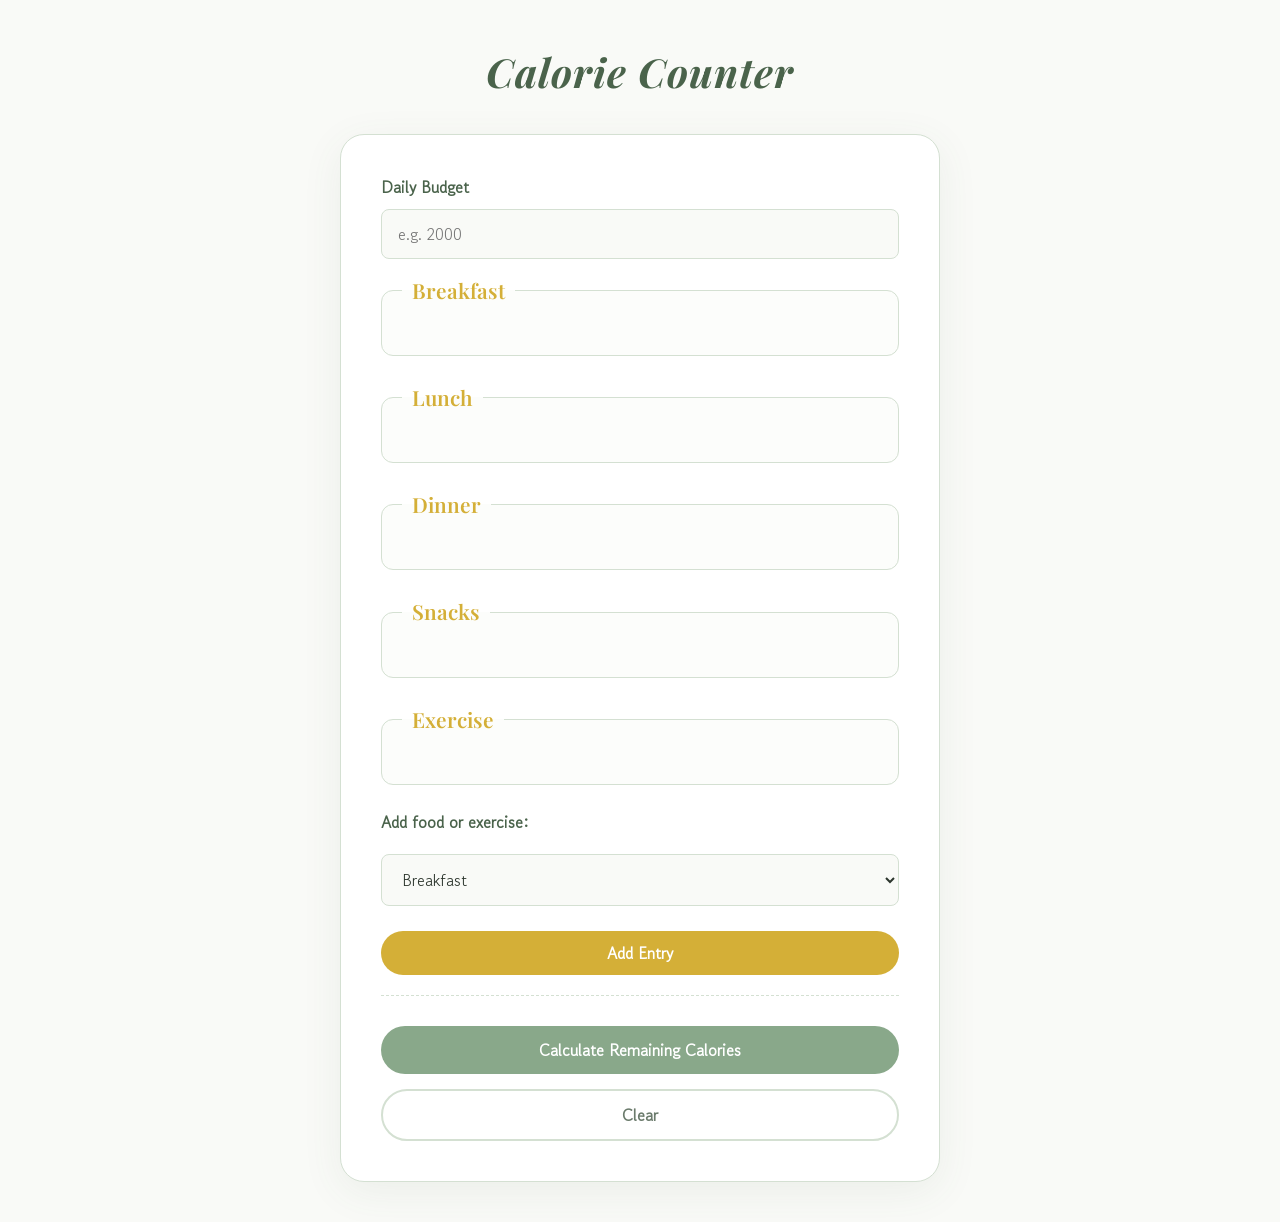
<file: Build a Calorie Counter/index.html>
<!DOCTYPE html>
<html lang="en">
  <head>
    <meta charset="utf-8" />
    <meta name="viewport" content="width=device-width, initial-scale=1.0" />
    <title>Calorie Counter | Wellness</title>
    <!-- Importation des polices style "Café Coréen" et élégant -->
    <link rel="preconnect" href="https://fonts.googleapis.com">
    <link rel="preconnect" href="https://fonts.gstatic.com" crossorigin>
    <link href="https://fonts.googleapis.com/css2?family=Gowun+Dodum&family=Playfair+Display:ital,wght@0,400;0,600;1,400&display=swap" rel="stylesheet">
    <link rel="stylesheet" href="styles.css" />
  </head>
  <body>
    <main>
      <h1>Calorie Counter</h1>
      <div class="container">
        <form id="calorie-counter">
          <label for="budget">Daily Budget</label>
          <input
            type="number"
            min="0"
            id="budget"
            placeholder="e.g. 2000"
            required
          />
          <fieldset id="breakfast">
            <legend>Breakfast</legend>
            <div class="input-container"></div>
          </fieldset>
          <fieldset id="lunch">
            <legend>Lunch</legend>
            <div class="input-container"></div>
          </fieldset>
          <fieldset id="dinner">
            <legend>Dinner</legend>
            <div class="input-container"></div>
          </fieldset>
          <fieldset id="snacks">
            <legend>Snacks</legend>
            <div class="input-container"></div>
          </fieldset>
          <fieldset id="exercise">
            <legend>Exercise</legend>
            <div class="input-container"></div>
          </fieldset>
          <div class="controls">
            <span>
              <label for="entry-dropdown">Add food or exercise:</label>
              <select id="entry-dropdown" name="options">
                <option value="breakfast" selected>Breakfast</option>
                <option value="lunch">Lunch</option>
                <option value="dinner">Dinner</option>
                <option value="snacks">Snacks</option>
                <option value="exercise">Exercise</option>
              </select>
              <button type="button" id="add-entry" class="btn-secondary">Add Entry</button>
            </span>
          </div>
          <div class="action-buttons">
            <button type="submit" class="btn-primary">
              Calculate Remaining Calories
            </button>
            <button type="button" id="clear" class="btn-outline">Clear</button>
          </div>
        </form>
        <div id="output" class="output hide"></div>
      </div>
    </main>
    <script src="./script.js"></script>
  </body>
</html>
</file>
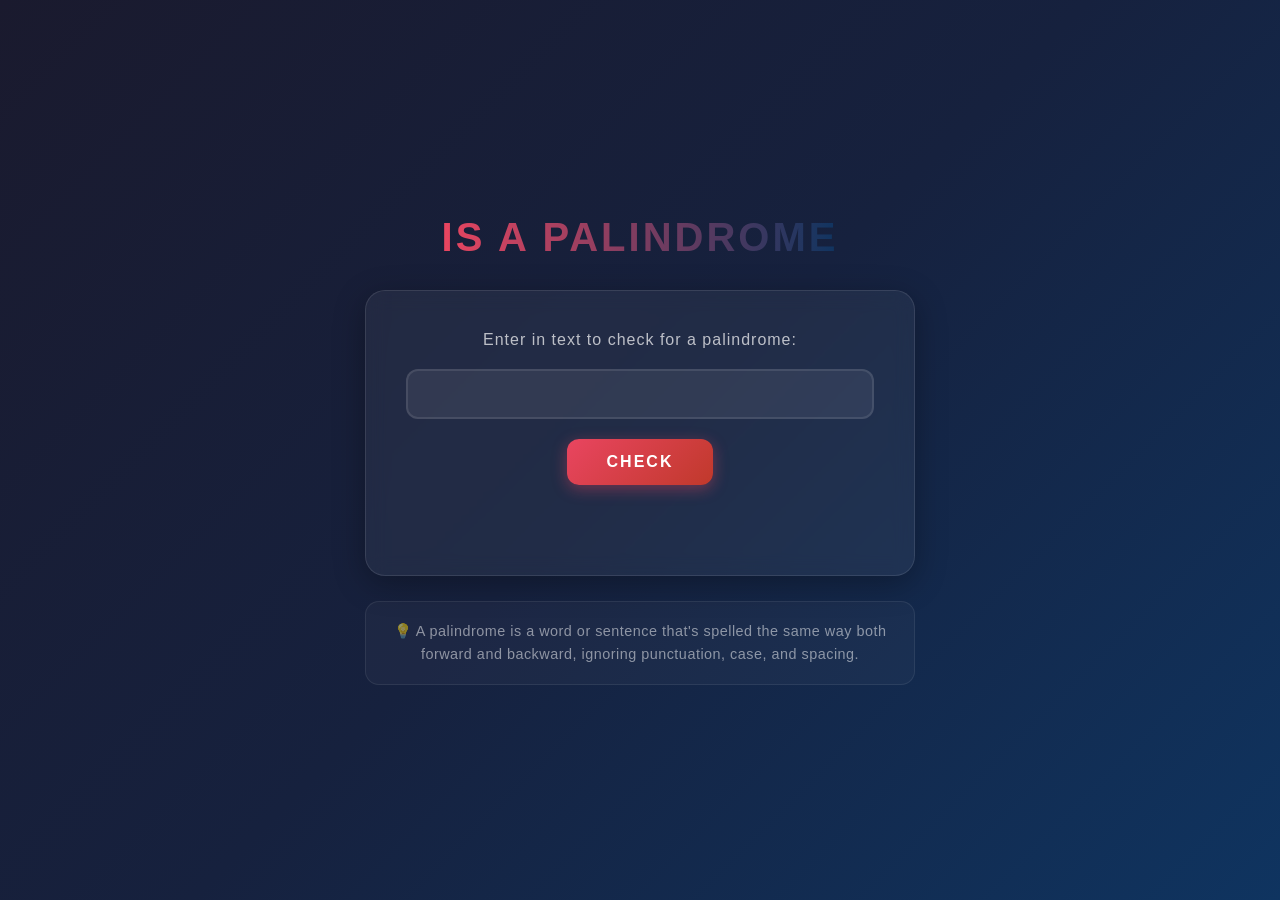
<file: Basic Regex/Build a Palindrome Checker/index.html>
<!DOCTYPE html>
<html lang="en">

<head>
    <meta charset="utf-8">
    <title>Palindrome Checker</title>
    <link rel="stylesheet" href="styles.css">
</head>

<body>
    <h1> Is a palindrome </h1>
    <div class ="input-part">
        <h3>Enter in text to check for a palindrome:</h3>
    <input id="text-input"></input>
    <button id="check-btn">Check</button>
<p id="result"></div>
</div>
<div class= "information-part">💡 A palindrome is a word or sentence that's spelled the same way both forward and backward, ignoring punctuation, case, and spacing. </div>
<script src=./script.js></script>
</body>

</html>
</file>
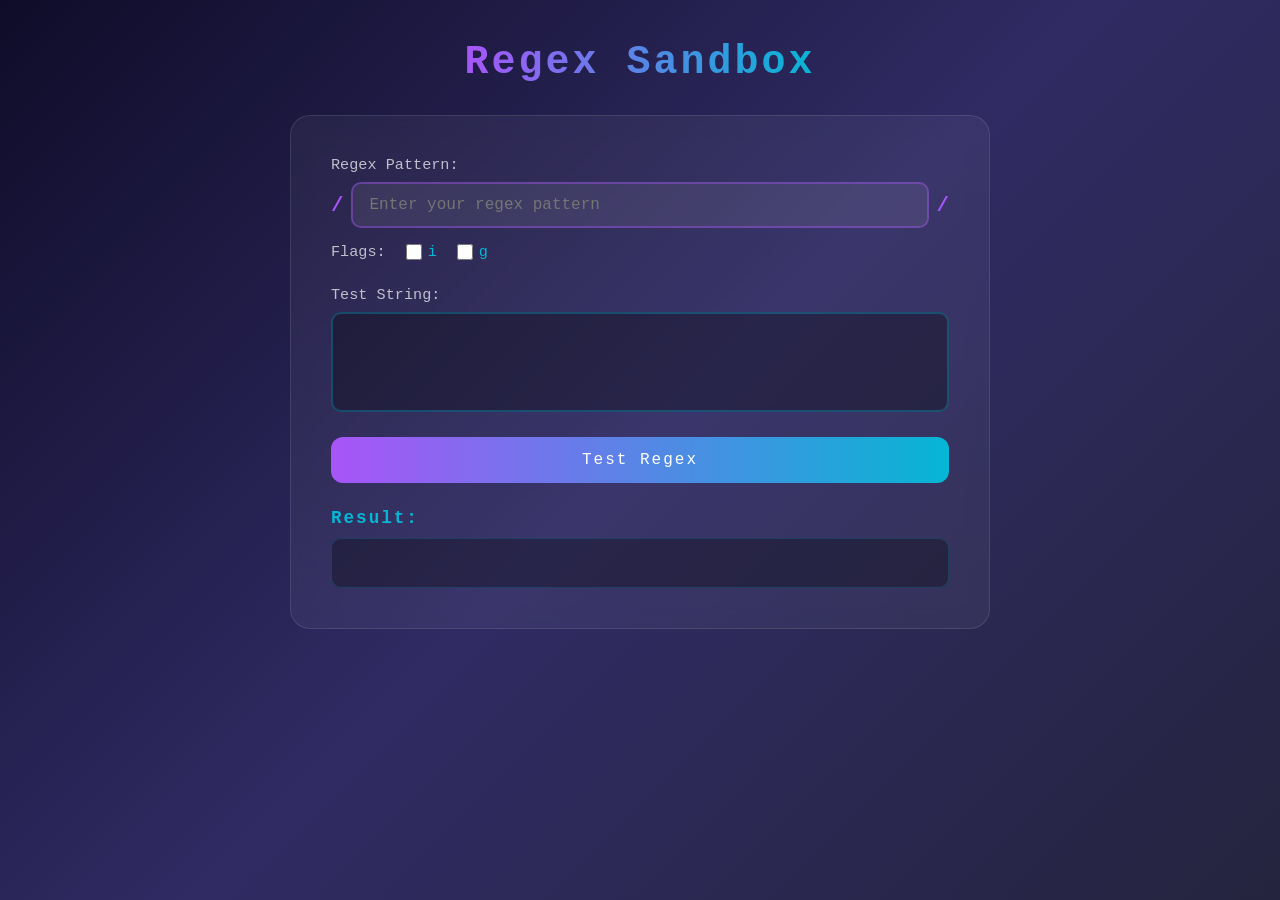
<file: Basic Regex/Build a RegEx Sandbox/index.html>
<!DOCTYPE html>
<html lang="en">

<head>
    <meta charset="UTF-8">
    <meta name="viewport" content="width=device-width, initial-scale=1.0">
    <link rel="stylesheet" href="styles.css">
    <title>Regex Sandbox</title>

</head>

<body>
    <h1>Regex Sandbox</h1>
    <main>
        <div id="regex-container">
            <label for="pattern">Regex Pattern:
                <div id="pattern-container">/<input type="text" id="pattern" name="pattern"
                        placeholder="Enter your regex pattern">/</div>
            </label>
            <div id="flags-container">
                <p>Flags: </p>
                <label for="i">
                    <input type="checkbox" name="flags" id="i"> i
                </label>
                <label for="g">
                    <input type="checkbox" name="flags" id="g"> g
                </label>
            </div>
        </div>
        <div id="test-container">
            <p>Test String:</p>
            <div id="test-string" placeholder="Enter your test string" contenteditable="true"></div>
        </div>
        <button class="btn" id="test-btn" type="button">Test Regex</button>
        <div id="result-container">
            <h2>Result:</h2>
            <p id="result">
            </p>
        </div>

    </main>
    <script src="script.js"></script>
</body>

</html>
</file>
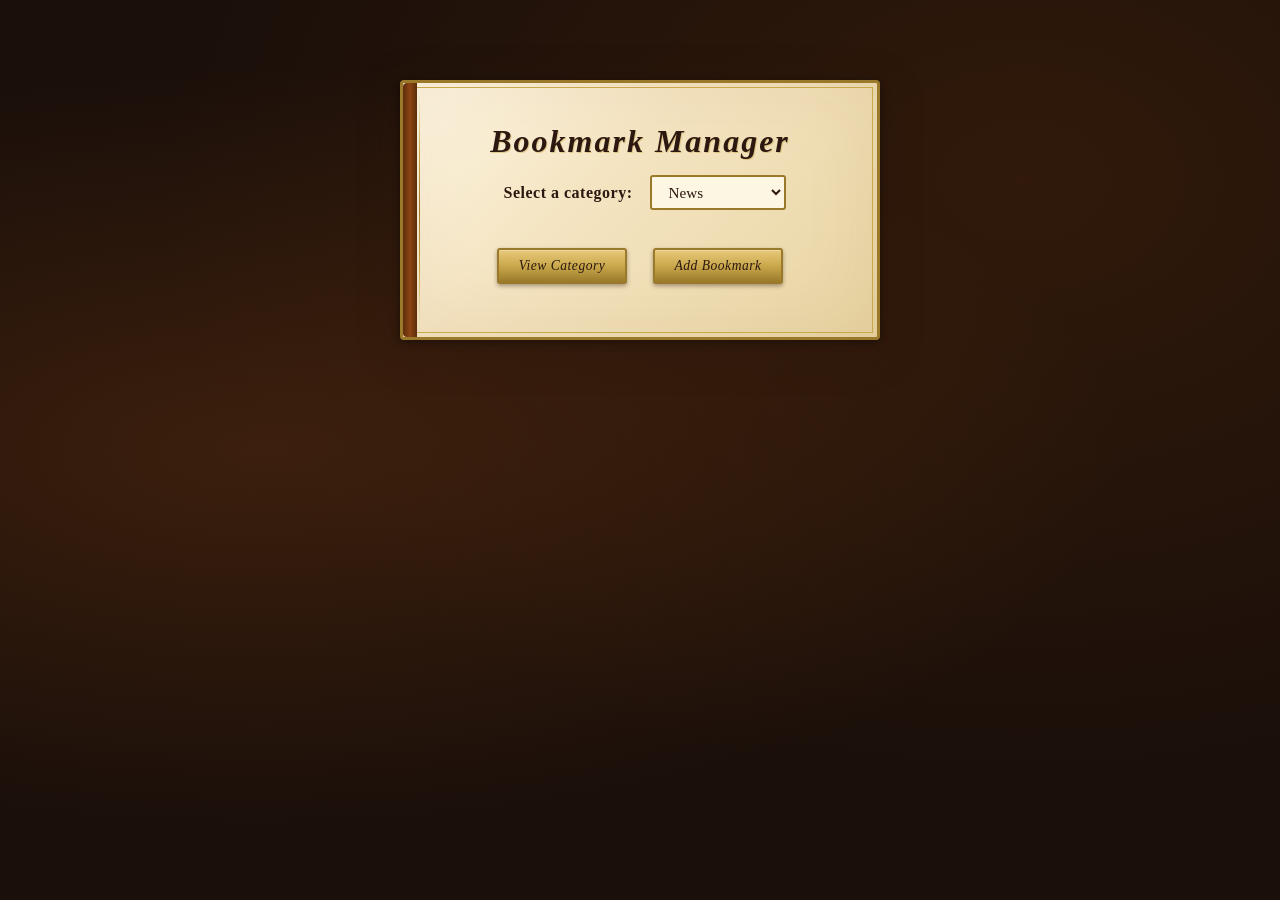
<file: Certification Project/Build a BookMark Manager App/index.html>
<!DOCTYPE html>
<html lang="en">

<head>
    <meta charset="utf-8">
    <meta name="viewport" content="width=device-width, initial-scale=0.0">
    <title>Bookmark Manager</title>
    <link rel="stylesheet" href="styles.css">
</head>

<body>
    <main>
        <section id="main-section">
            <h1>Bookmark Manager</h1>
            <div id="dropdown">
                <label for="category-dropdown">Select a category:</label>
                <select id="category-dropdown" name="options">
                    <option value="news" selected>News</option>
                    <option value="entertainment">Entertainment</option>
                    <option value="work">Work</option>
                    <option value="miscellaneous">Miscellaneous</option>
                </select>
            </div>
            <div id="buttons">
                <button type="button" id="view-category-button">View Category</button>
                <button type="button" id="add-bookmark-button">Add Bookmark</button>
            </div>
        </section>

        <section id="form-section" class="hidden">
            <form>
                <h2 class="category-name"></h2>
                <div>
                    <label for="name">Name:</label>
                    <input type="text" id="name">
                </div>
                <div>
                    <label for="url">URL:</label>
                    <input type="text" id="url">
                </div>
                <div>
                    <button type="button" id="close-form-button">Go Back</button>
                    <button type="button" id="add-bookmark-button-form">Add Bookmark</button>
                </div>
            </form>
        </section>

        <section id="bookmark-list-section" class="hidden">
            <h2 class="category-name"></h2>
            <div id="category-list">
            </div>
            <div>
                <button type="button" id="close-list-button">Go Back</button>
                <button type="button" id="delete-bookmark-button">Delete Bookmark</button>
            </div>
        </section>

    </main>
    <script src="script.js"></script>
</body>

</html>
</file>
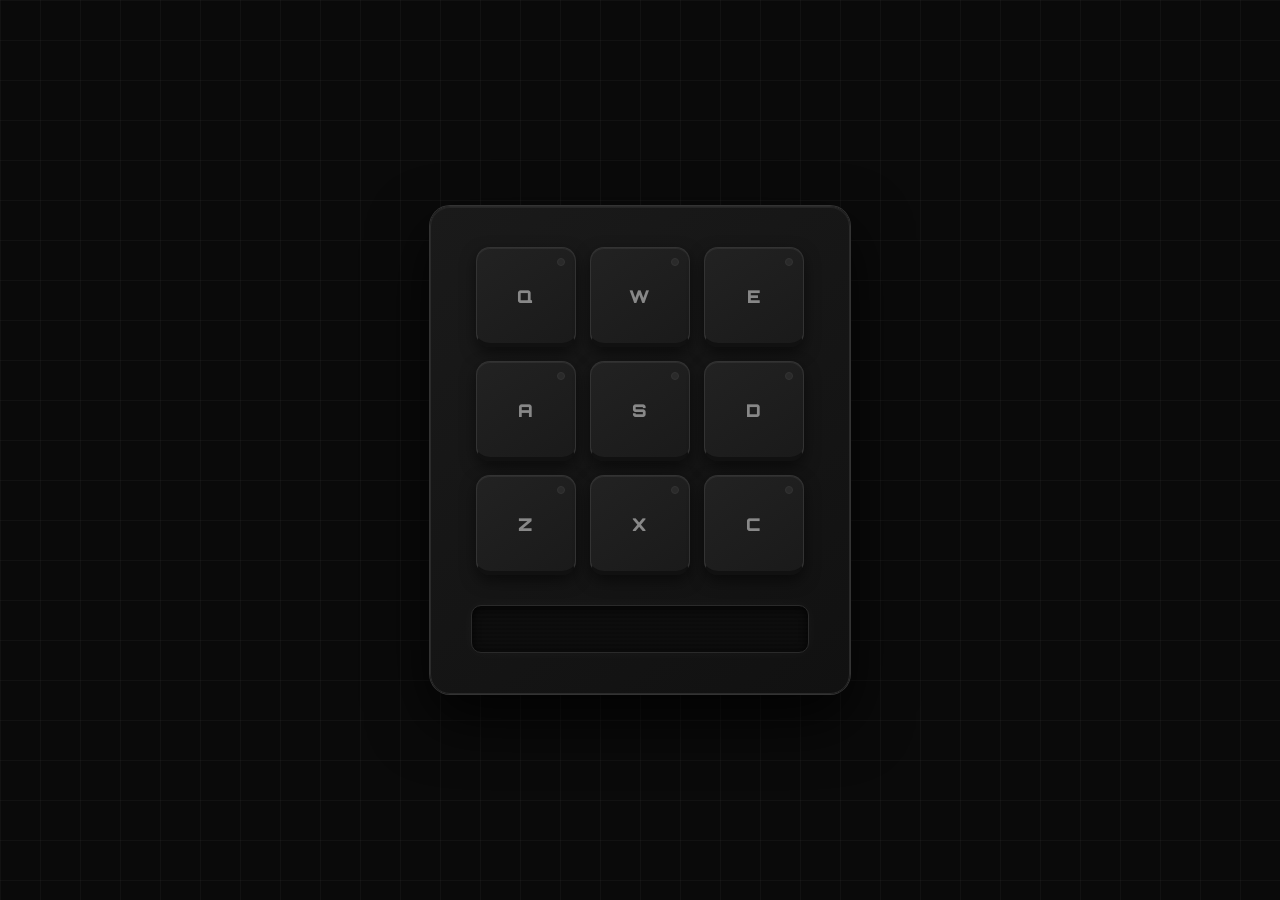
<file: Certification Project/Build a Drum Machine/index.html>
<!doctype html>
<html lang="en">
  <head>
    <meta charset="utf-8" />
    <title>Drum Machine</title>
    <link rel="stylesheet" href="./styles.css"/>
  </head>
  <body>
    <div id="drum-machine">
      <div id="pad-bank">
        <button id="heater-1" class="drum-pad">Q
          <audio src="https://cdn.freecodecamp.org/curriculum/drum/Heater-1.mp3" class="clip" id="Q"></audio>
        </button>
        <button id="heater-2" class="drum-pad">W
          <audio src="https://cdn.freecodecamp.org/curriculum/drum/Heater-2.mp3" class="clip" id="W"></audio>
        </button>
        <button id="heater-3" class="drum-pad">E
          <audio src="https://cdn.freecodecamp.org/curriculum/drum/Heater-3.mp3" class="clip" id="E"></audio>
        </button>
        <button id="heater-4" class="drum-pad">A
          <audio src="https://cdn.freecodecamp.org/curriculum/drum/Heater-4_1.mp3" class="clip" id="A"></audio>
        </button>
        <button id="clap" class="drum-pad">S
          <audio src="https://cdn.freecodecamp.org/curriculum/drum/Heater-6.mp3" class="clip" id="S"></audio>
        </button>
        <button id="open-hh" class="drum-pad">D
          <audio src="https://cdn.freecodecamp.org/curriculum/drum/Dsc_Oh.mp3" class="clip" id="D"></audio>
        </button>
        <button id="kick-n-hat" class="drum-pad">Z
          <audio src="https://cdn.freecodecamp.org/curriculum/drum/Kick_n_Hat.mp3" class="clip" id="Z"></audio>
        </button>
        <button id="kick" class="drum-pad">X
          <audio src="https://cdn.freecodecamp.org/curriculum/drum/RP4_KICK_1.mp3" class="clip" id="X"></audio>
        </button>
        <button id="closed-hh" class="drum-pad">C
          <audio src="https://cdn.freecodecamp.org/curriculum/drum/Cev_H2.mp3" class="clip" id="C"></audio>
        </button>
      </div>
      <p id="display"></p>
    </div>

    <script src="./script.js"></script>
  </body>

</html>
</file>
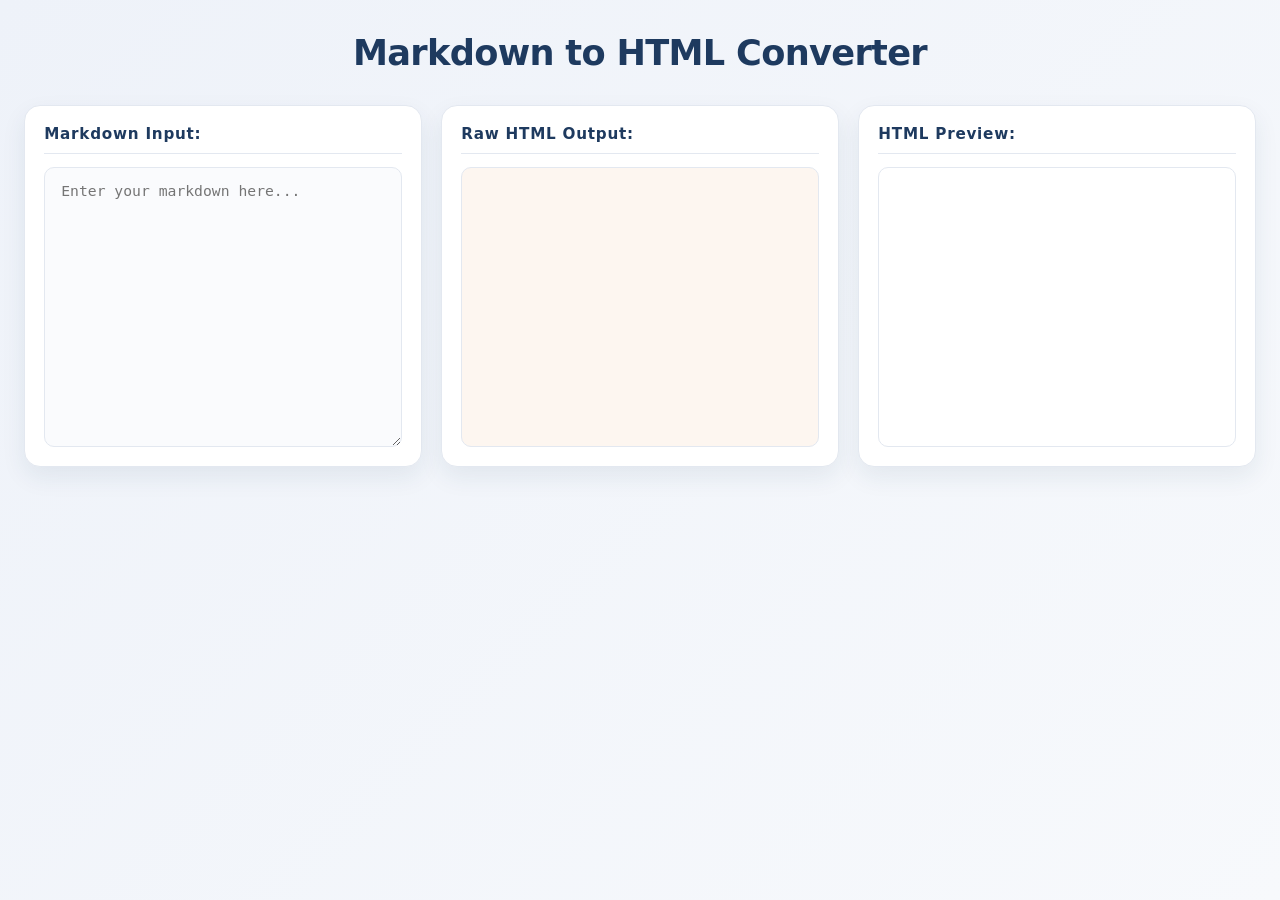
<file: Certification Project/Build a Markdown to HTML Converter/index.html>
<!DOCTYPE html>
<html lang="en">

<head>
    <meta charset="UTF-8">
    <meta name="viewport" content="width=device-width, initial-scale=1.0">
    <title>Markdown to HTML Converter</title>
    <link rel="stylesheet" href="styles.css">
</head>

<body>
    <h1>Markdown to HTML Converter</h1>
    <div id="container">
        <div class="container">
            <h2>Markdown Input:</h2>
            <textarea id="markdown-input" placeholder="Enter your markdown here..."></textarea>
        </div>
        <div class="container">
            <h2>Raw HTML Output:</h2>
            <div id="html-output"></div>
        </div>
        <div class="container">
            <h2>HTML Preview:</h2>
            <div id="preview"></div>
        </div>
    </div>
<script src ="./script.js"></script>
</body>

</html>
</file>
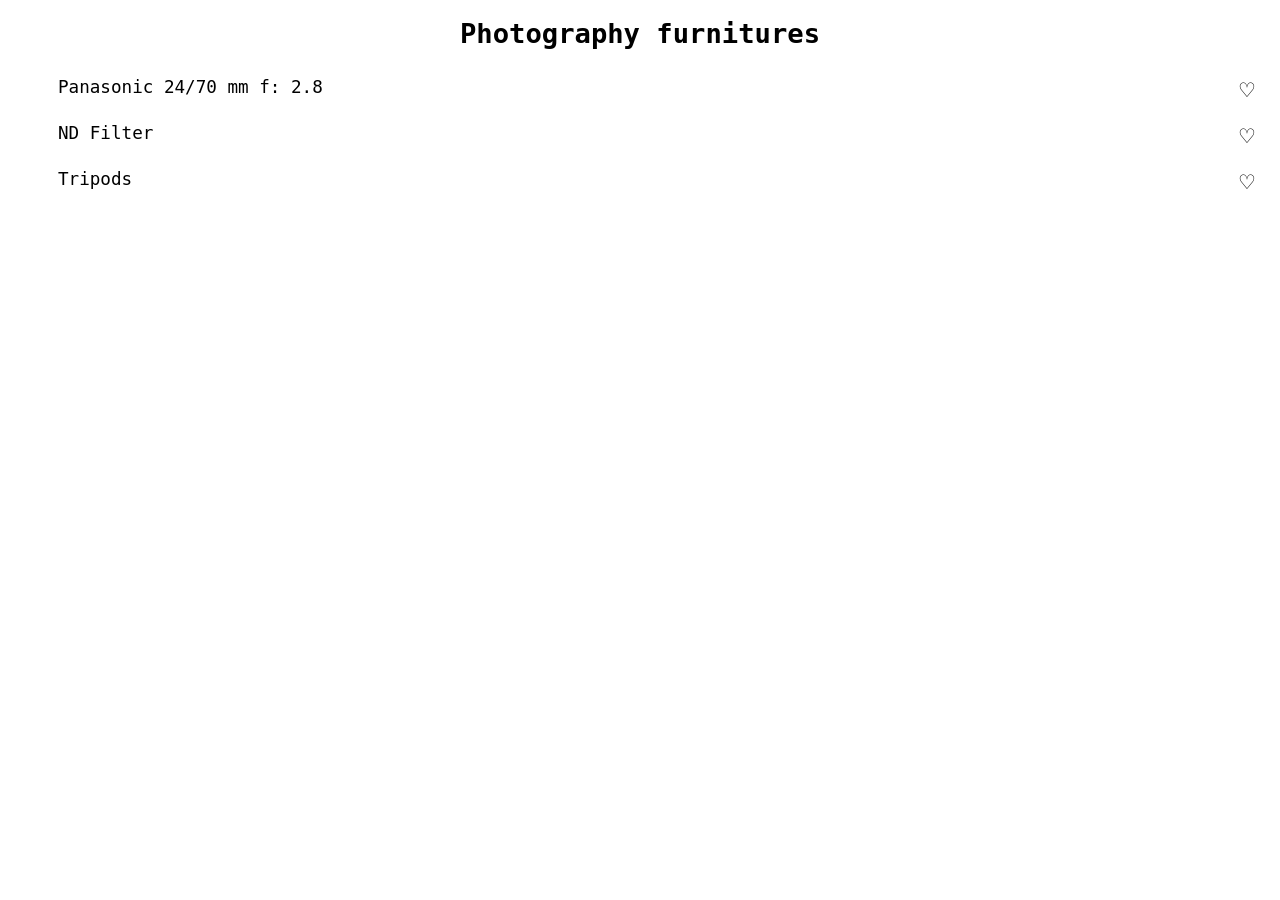
<file: DOM Manipulation and Events/Build a Favorite Icon Toogle/index.html>
<!DOCTYPE html>
<html lang="en">
  <head>
    <meta charset="utf-8" />
    <title>Favorite Icon Toggler</title>
    <link rel="stylesheet" href="styles.css" />
  </head>

  <body>
    <h1>Photography furnitures</h1>

    <ul class= "item-list">
      <li>Panasonic 24/70 mm f: 2.8<button class= "favorite-icon">&#9825;</button>

      <li>ND Filter<button class= "favorite-icon">&#9825;</button>
      <li>Tripods<button class= "favorite-icon">&#9825;</button>
    </ul>
  <script src="script.js"></script>
  </body>
</html>
</file>
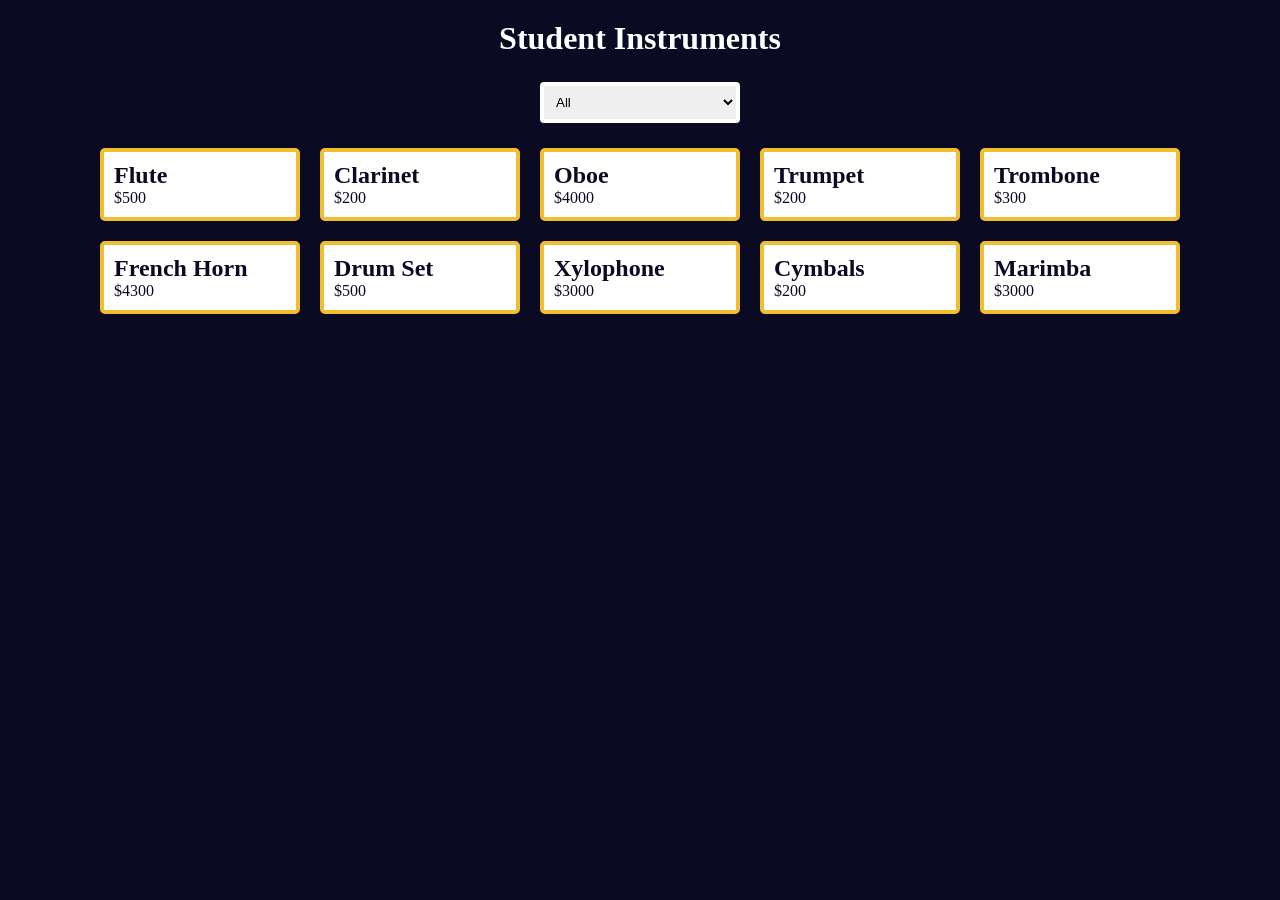
<file: DOM Manipulation and Events/Build a Music Instrument Filter/index.html>
<!DOCTYPE html>
<html lang="en">
  <head>
    <meta charset="UTF-8" />
    <meta name="viewport" content="width=device-width, initial-scale=1.0" />
    <title>Music Instruments product page</title>
    <link rel="stylesheet" href="./styles.css" />
  </head>
  <body>
    <h1>Student Instruments</h1>

    <main>
      <select class="select-container">
        <option id="all" value="all">All</option>
        <option id="woodwinds" value="woodwinds">Woodwinds</option>
        <option id="brass" value="brass">Brass</option>
        <option id="percussion" value="percussion">Percussion</option>
      </select>

      <div class="products-container">
        <div class="card">
          <h2>Flute</h2>
          <p>$500</p>
        </div>
        <div class="card">
          <h2>Clarinet</h2>
          <p>$200</p>
        </div>
        <div class="card">
          <h2>Oboe</h2>
          <p>$4000</p>
        </div>

        <div class="card">
          <h2>Trumpet</h2>
          <p>$200</p>
        </div>
        <div class="card">
          <h2>Trombone</h2>
          <p>$300</p>
        </div>
        <div class="card">
          <h2>French Horn</h2>
          <p>$4300</p>
        </div>

        <div class="card">
          <h2>Drum Set</h2>
          <p>$500</p>
        </div>
        <div class="card">
          <h2>Xylophone</h2>
          <p>$3000</p>
        </div>
        <div class="card">
          <h2>Cymbals</h2>
          <p>$200</p>
        </div>
        <div class="card">
          <h2>Marimba</h2>
          <p>$3000</p>
        </div>
      </div>
    </main>
    <script src="./script.js"></script>
  </body>
</html>
</file>
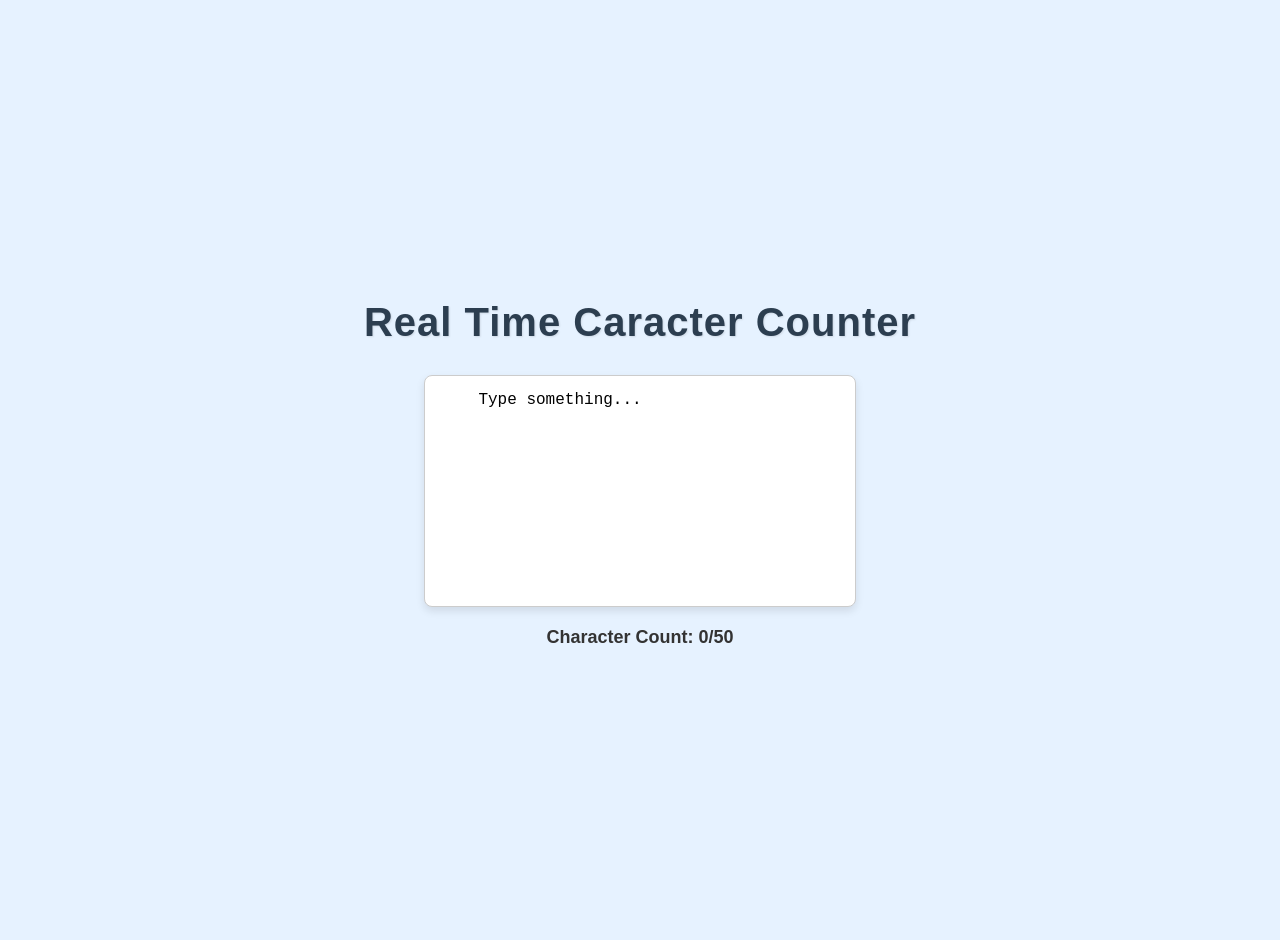
<file: DOM Manipulation and Events/Build a Real Time Counter/index.html>
<!DOCTYPE html>
<html lang="en">

<head>
    <meta charset="utf-8">
    <meta name="viewport" content="width=device-width, initial-scale=1.0">
    <title>Real Time Counter</title>
    <link rel="stylesheet" href="./styles.css" />
</head>
<h1>Real Time Caracter Counter</h1>
<body>
    <textarea id="text-input">
    Type something...
    </textarea>
    <p id= "char-count"> Character Count: 0/50</p>

<script src="./script.js"></script>
</body>
</html>
</file>
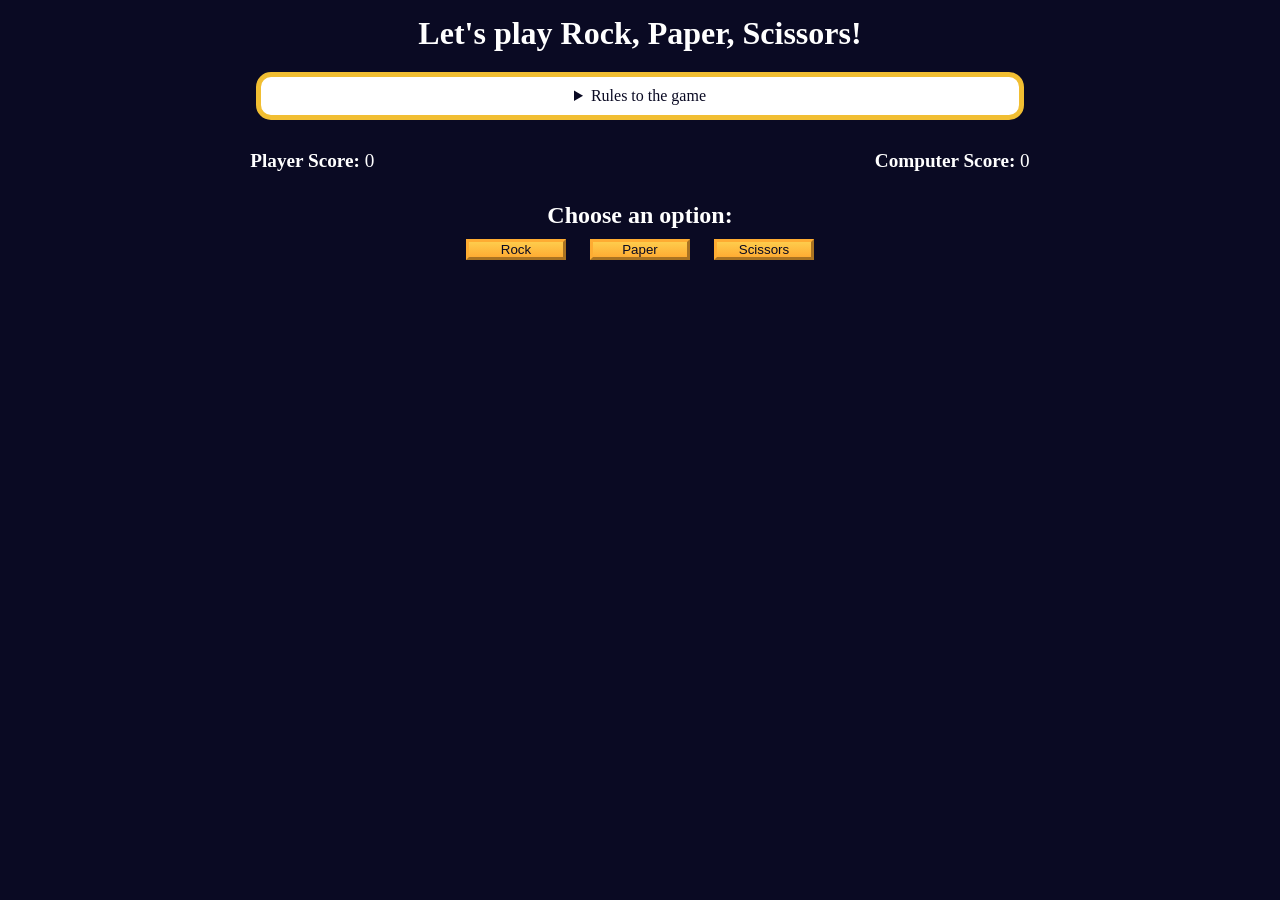
<file: DOM Manipulation and Events/Build a Rock, Paper, Scissors Game/index.html>
<!DOCTYPE html>
<html lang="en">
  <head>
    <meta charset="UTF-8" />
    <meta name="viewport" content="width=device-width, initial-scale=1.0" />
    <title>Rock, Paper, Scissors game</title>
    <link rel="stylesheet" href="./styles.css" />
  </head>
  <body>
    <h1>Let's play Rock, Paper, Scissors!</h1>
    <main>
      <details class="rules-container">
        <summary>Rules to the game</summary>

        <p>You will be playing against the computer.</p>
        <p>You can choose between Rock, Paper, and Scissors.</p>
        <p>The first one to three points wins.</p>

        <p>Here are the rules to getting a point in the game:</p>
        <ul>
          <li>Rock beats Scissors</li>
          <li>Scissors beats Paper</li>
          <li>Paper beats Rock</li>
        </ul>
        <p>
          If the player and computer choose the same option (e.g., Paper and
          Paper), then no one gets the point.
        </p>
      </details>

      <div class="score-container">
        <strong
          >Player Score: <span class="score" id="player-score">0</span></strong
        >
        <strong
          >Computer Score:
          <span class="score" id="computer-score">0</span></strong
        >
      </div>

      <section class="options-container">
        <h2>Choose an option:</h2>
        <div class="btn-container">
          <button id="rock-btn" class="btn">Rock</button>
          <button id="paper-btn" class="btn">Paper</button>
          <button id="scissors-btn" class="btn">Scissors</button>
        </div>
      </section>

      <div class="results-container">
        <p id="results-msg"></p>
        <p id="winner-msg"></p>
        <button class="btn" id="reset-game-btn">Play again?</button>
      </div>
    </main>
    <script src="./script.js"></script>
  </body>
</html>
</file>
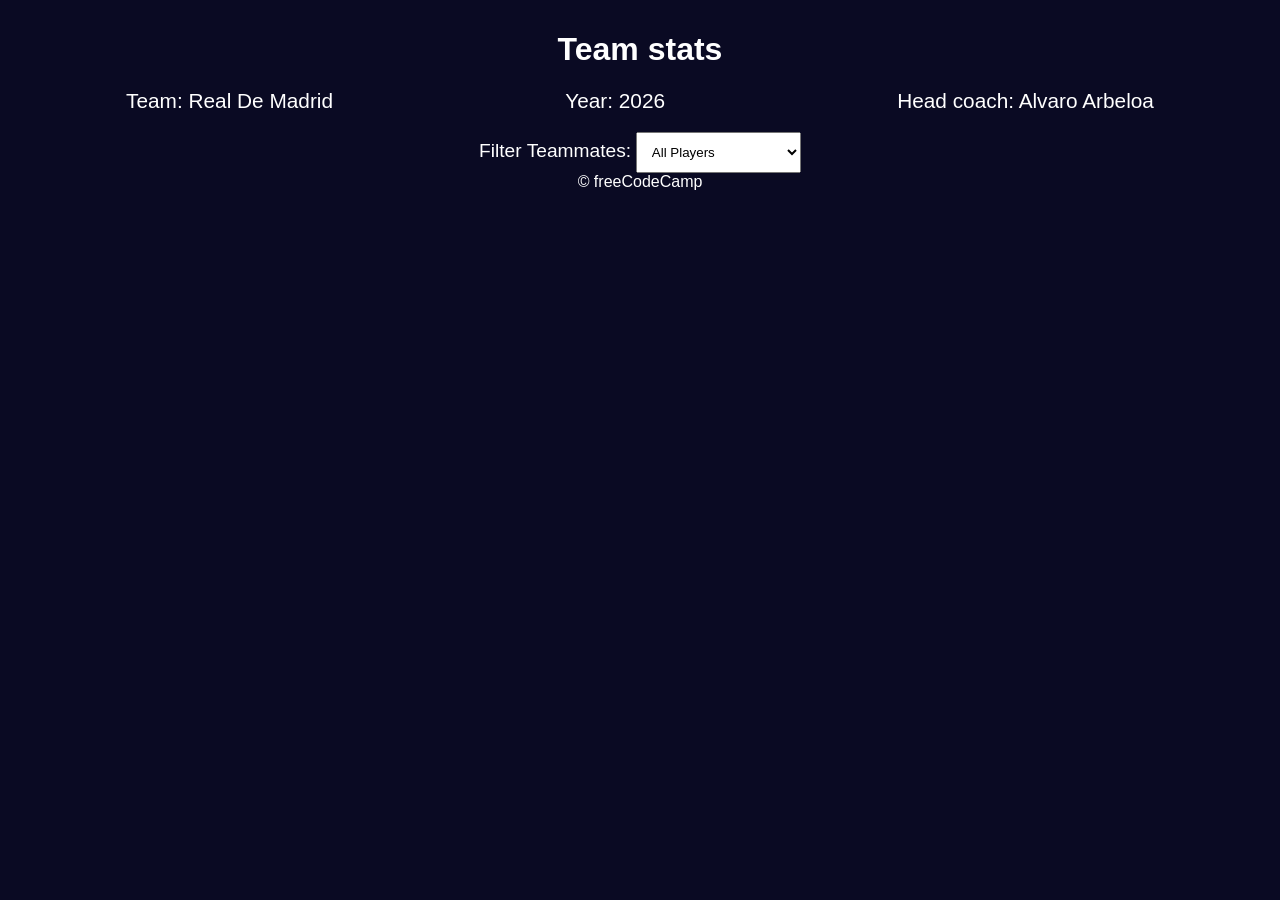
<file: DOM Manipulation and Events/Build a Set of Football Team Cards/index.html>
<!DOCTYPE html>
<html lang="en">
  <head>
    <meta charset="UTF-8" />
    <meta http-equiv="X-UA-Compatible" content="IE=edge" />
    <meta name="viewport" content="width=device-width, initial-scale=1.0" />
    <title>
      Build a Set of Football Team Cards
    </title>
    <link rel="stylesheet" href="styles.css" />
  </head>
  <body>
    
    <h1 class="title">Team stats</h1>
    <main>
      <div class="team-stats">
        <p>Team: <span id="team"></span></p>
        <p>Year: <span id="year"></span></p>
        <p>Head coach: <span id="head-coach"></span></p>
      </div>

      <label class="options-label" for="players">Filter Teammates:</label>
      <select name="players" id="players">
        <option value="all">All Players</option>
        <option value="forward">Position Forward</option>
        <option value="midfielder">Position Midfielder</option>
        <option value="defender">Position Defender</option>
        <option value="goalkeeper">Position Goalkeeper</option>
      </select>

      <div class="cards" id="player-cards"></div>
    </main>
    <footer>&copy; freeCodeCamp</footer>
    <script src="./script.js"></script>
  </body>
</html>
</file>
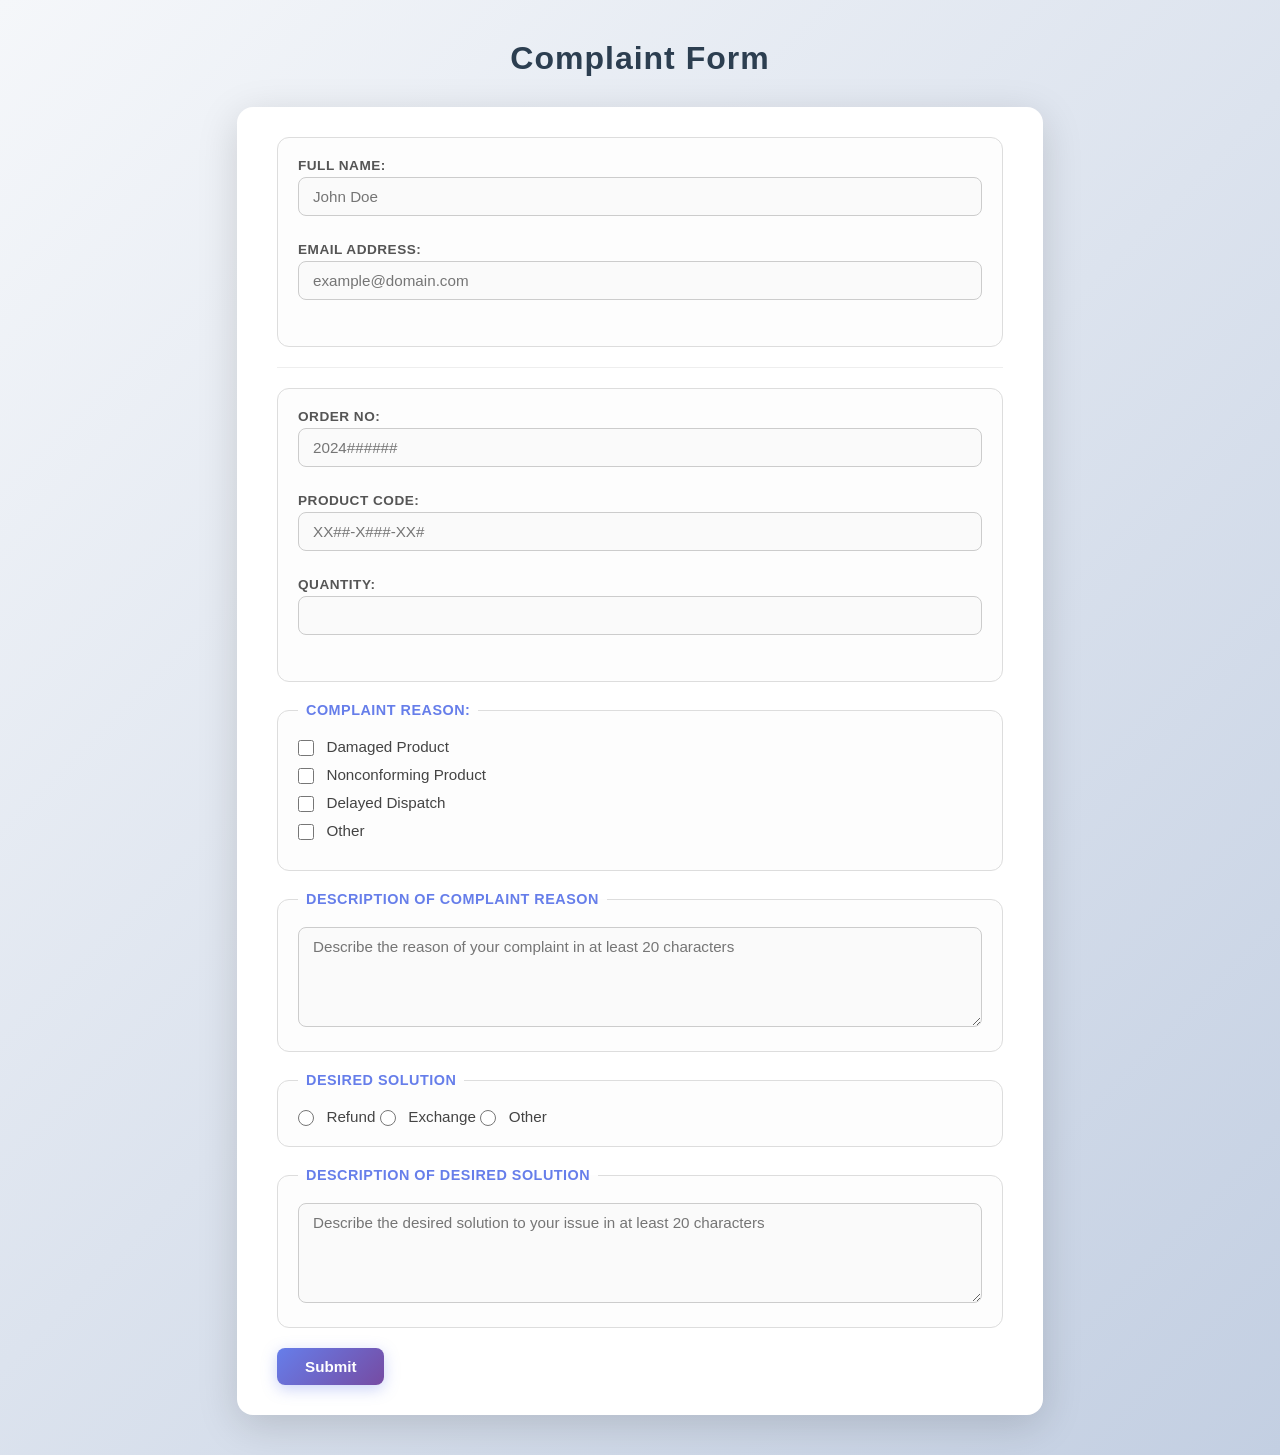
<file: Form Validation/Build a Customer Complaint Form/index.html>
<!DOCTYPE html>
<html lang="en">

<head>
    <title>Customer Complaint Form</title>
    <meta charset="utf-8">
    <meta name="viewport" content="width=device-width, initial-scale=1.0">
    <link rel="stylesheet" href="styles.css">
</head>

<body>
    <h1>Complaint Form</h1>
    <form id="form">
        <fieldset id="personal-info">
            <div>
                <label for="full-name">Full Name:</label>
                <input type="text" id="full-name" name="full-name" placeholder="John Doe">
            </div>

            <div>
                <label for="email">Email Address:</label>
                <input type="email" id="email" name="email" placeholder="example@domain.com">
            </div>
        </fieldset>
        <hr>
        <fieldset id="product-info">
            <div>
                <label for="order-no">Order No:</label>
                <input type="text" id="order-no" name="order-no" placeholder="2024######">
            </div>
            <div>
                <label for="product-code">Product Code:</label>
                <input type="text" id="product-code" name="product-code" placeholder="XX##-X###-XX#">
            </div>
            <div>
                <label for="quantity">Quantity:</label>
                <input type="number" id="quantity" name="quantity" min="1">
            </div>
        </fieldset>

        <fieldset id="complaints-group">
            <legend>Complaint Reason:</legend>
            <div>
                <input type="checkbox" id="damaged-product" name="complaint" value="damaged-product">
                <label for="damaged-product">Damaged Product</label>
            </div>

            <div>
                <input type="checkbox" id="nonconforming-product" name="complaint" value="nonconforming-product">
                <label for="nonconforming-product">Nonconforming Product</label>
            </div>

            <div>
                <input type="checkbox" id="delayed-dispatch" name="complaint" value="delayed-dispatch">
                <label for="delayed-dispatch">Delayed Dispatch</label>
            </div>

            <div>
                <input type="checkbox" id="other-complaint" name="complaint" value="other">
                <label for="other-complaint">Other</label>
            </div>
        </fieldset>

        <fieldset id="complaint-description-container">
            <legend>Description of Complaint Reason</legend>
            <textarea placeholder="Describe the reason of your complaint in at least 20 characters"
                name="complaint-textarea" id="complaint-description"></textarea>
        </fieldset>

        <fieldset id="solutions-group">
            <legend>Desired Solution</legend>
            <input type="radio" name="solutions" id="refund" value="refund">
            <label for="refund">Refund</label>

            <input type="radio" name="solutions" id="exchange" value="exchange">
            <label for="exchange">Exchange</label>

            <input type="radio" name="solutions" id="other-solution" value="other">
            <label for="other-solution">Other</label>
        </fieldset>

        <fieldset id="solution-description-container">
            <legend>Description of Desired Solution</legend>
            <textarea placeholder="Describe the desired solution to your issue in at least 20 characters"
                name="solution-textarea" id="solution-description"></textarea>
        </fieldset>
        <div id="btn-container">
            <button type="submit" id="submit-btn">Submit</button>
            <span id="message-box" aria-live="polite"></span>
        </div>

    </form>

    <script src="script.js"></script>
</body>

</html>
</file>
<file: Build a Calorie Counter/styles.css>
:root {
  /* Palette Bien-être : Verts matcha, Or et Blanc crème */
  --bg-cream: #F9FAF7;
  --white: #FFFFFF;
  --matcha-light: #D4E0D2;
  --matcha-green: #89A88A;
  --matcha-dark: #4A634B;
  --gold-accent: #D4AF37;
  --gold-light: #F3E5AB;
  --text-dark: #2C352D;
  --text-muted: #6B7B6C;
  
  --error-color: #D98880;
  --success-color: #89A88A;
}

* {
  box-sizing: border-box;
  margin: 0;
  padding: 0;
}

body {
  font-family: 'Gowun Dodum', sans-serif;
  font-size: 16px;
  background-color: var(--bg-cream);
  color: var(--text-dark);
  line-height: 1.6;
  min-height: 100vh;
  display: flex;
  justify-content: center;
  align-items: center;
  padding: 40px 20px;
}

main {
  width: 100%;
}

h1 {
  font-family: 'Playfair Display', serif;
  font-style: italic;
  text-align: center;
  color: var(--matcha-dark);
  font-size: 2.5rem;
  margin-bottom: 30px;
  letter-spacing: 1px;
}

.container {
  width: 100%;
  max-width: 600px;
  margin: 0 auto;
  background-color: var(--white);
  padding: 40px;
  border-radius: 24px;
  box-shadow: 0 10px 40px rgba(74, 99, 75, 0.08);
  border: 1px solid var(--matcha-light);
}

label, legend {
  font-weight: 600;
  color: var(--matcha-dark);
  display: block;
  margin-bottom: 8px;
}

legend {
  font-family: 'Playfair Display', serif;
  font-size: 1.3rem;
  padding: 0 10px;
  color: var(--gold-accent);
}

fieldset {
  border: 1px solid var(--matcha-light);
  border-radius: 12px;
  padding: 20px;
  margin-bottom: 25px;
  background-color: #FCFDFB;
  transition: all 0.3s ease;
}

fieldset:hover {
  border-color: var(--matcha-green);
}

.input-container {
  display: flex;
  flex-direction: column;
  gap: 10px;
}

/* Style des champs de saisie */
input, select {
  font-family: 'Gowun Dodum', sans-serif;
  width: 100%;
  padding: 12px 16px;
  border: 1px solid var(--matcha-light);
  border-radius: 8px;
  background-color: var(--bg-cream);
  color: var(--text-dark);
  font-size: 1rem;
  transition: border 0.3s, box-shadow 0.3s;
  margin-bottom: 15px;
}

input:focus, select:focus {
  outline: none;
  border-color: var(--gold-accent);
  box-shadow: 0 0 0 3px var(--gold-light);
}

/* Boutons */
button {
  font-family: 'Gowun Dodum', sans-serif;
  font-weight: 600;
  cursor: pointer;
  padding: 12px 24px;
  border-radius: 50px; /* Style pilule très tendance */
  border: none;
  font-size: 1rem;
  transition: all 0.3s ease;
  display: inline-flex;
  justify-content: center;
  align-items: center;
}

.btn-primary {
  background-color: var(--matcha-green);
  color: var(--white);
  width: 100%;
  margin-bottom: 15px;
}

.btn-primary:hover {
  background-color: var(--matcha-dark);
  transform: translateY(-2px);
  box-shadow: 0 4px 12px rgba(74, 99, 75, 0.2);
}

.btn-secondary {
  background-color: var(--gold-accent);
  color: var(--white);
  padding: 10px 20px;
}

.btn-secondary:hover {
  background-color: #C5A02E;
}

.btn-outline {
  background-color: transparent;
  border: 2px solid var(--matcha-light);
  color: var(--text-muted);
  width: 100%;
}

.btn-outline:hover {
  border-color: var(--error-color);
  color: var(--error-color);
}

.controls {
  margin-bottom: 30px;
  padding-bottom: 20px;
  border-bottom: 1px dashed var(--matcha-light);
}

.controls span {
  display: flex;
  flex-direction: column;
  gap: 10px;
}

.action-buttons {
  display: flex;
  flex-direction: column;
}

/* Section Résultats */
.output {
  margin-top: 30px;
  background-color: var(--matcha-light);
  border-radius: 12px;
  padding: 25px;
  text-align: center;
  font-size: 1.1rem;
  color: var(--matcha-dark);
  border: 1px solid var(--matcha-green);
}

.hide {
  display: none;
}

.output span {
  font-weight: bold;
  font-size: 1.5em;
  font-family: 'Playfair Display', serif;
  display: block;
  margin-top: 10px;
}

/* Couleurs des résultats */
.surplus {
  color: var(--error-color);
}

.deficit {
  color: var(--matcha-dark);
}
</file>
<file: Basic Regex/Build a Palindrome Checker/styles.css>
* {
            margin: 0;
            padding: 0;
            box-sizing: border-box;
        }

        body {
            min-height: 100vh;
            display: flex;
            flex-direction: column;
            align-items: center;
            justify-content: center;
            background: linear-gradient(135deg, #1a1a2e, #16213e, #0f3460);
            font-family: 'Segoe UI', Tahoma, Geneva, Verdana, sans-serif;
            color: #fff;
        }

        h1 {
            font-size: 2.5rem;
            margin-bottom: 30px;
            text-transform: uppercase;
            letter-spacing: 3px;
            background: linear-gradient(90deg, #e94560, #0f3460, #e94560);
            background-size: 200%;
            -webkit-background-clip: text;
            -webkit-text-fill-color: transparent;
            animation: shimmer 3s infinite linear;
        }

        @keyframes shimmer {
            0% { background-position: 0% }
            100% { background-position: 200% }
        }

        .input-part {
            background: rgba(255, 255, 255, 0.05);
            backdrop-filter: blur(10px);
            border: 1px solid rgba(255, 255, 255, 0.1);
            border-radius: 20px;
            padding: 40px;
            width: 90%;
            max-width: 550px;
            box-shadow: 0 8px 32px rgba(0, 0, 0, 0.3);
            display: flex;
            flex-direction: column;
            align-items: center;
            gap: 20px;
        }

        h3 {
            font-size: 1rem;
            font-weight: 400;
            color: rgba(255, 255, 255, 0.7);
            text-align: center;
            letter-spacing: 1px;
        }

        input {
            width: 100%;
            padding: 14px 20px;
            border: 2px solid rgba(255, 255, 255, 0.1);
            border-radius: 12px;
            background: rgba(255, 255, 255, 0.07);
            color: #fff;
            font-size: 1rem;
            outline: none;
            transition: all 0.3s ease;
            letter-spacing: 1px;
        }

        input:focus {
            border-color: #e94560;
            background: rgba(233, 69, 96, 0.1);
            box-shadow: 0 0 15px rgba(233, 69, 96, 0.2);
        }

        input::placeholder {
            color: rgba(255, 255, 255, 0.3);
        }

        button {
            padding: 14px 40px;
            background: linear-gradient(135deg, #e94560, #c0392b);
            color: #fff;
            border: none;
            border-radius: 12px;
            font-size: 1rem;
            font-weight: 600;
            letter-spacing: 2px;
            text-transform: uppercase;
            cursor: pointer;
            transition: all 0.3s ease;
            box-shadow: 0 4px 15px rgba(233, 69, 96, 0.4);
        }

        button:hover {
            transform: translateY(-2px);
            box-shadow: 0 8px 25px rgba(233, 69, 96, 0.5);
            background: linear-gradient(135deg, #ff6b81, #e94560);
        }

        button:active {
            transform: translateY(0);
        }

        #result {
            font-size: 1.1rem;
            font-weight: 600;
            min-height: 30px;
            text-align: center;
            color: #e94560;
            letter-spacing: 1px;
            transition: all 0.3s ease;
        }

        .information-part {
            margin-top: 25px;
            width: 90%;
            max-width: 550px;
            background: rgba(255, 255, 255, 0.03);
            border: 1px solid rgba(255, 255, 255, 0.08);
            border-radius: 14px;
            padding: 18px 25px;
            font-size: 0.9rem;
            color: rgba(255, 255, 255, 0.5);
            line-height: 1.6;
            text-align: center;
            letter-spacing: 0.5px;
        }

        .information-part span {
            font-size: 1.1rem;
            margin-right: 5px;
        }
</file>
<file: Basic Regex/Build a RegEx Sandbox/styles.css>
* {
    margin: 0;
    padding: 0;
    box-sizing: border-box;
}

body {
    min-height: 100vh;
    background: linear-gradient(135deg, #0f0c29, #302b63, #24243e);
    font-family: 'Courier New', monospace;
    color: #fff;
    display: flex;
    flex-direction: column;
    align-items: center;
    padding: 40px 20px;
}

h1 {
    font-size: 2.5rem;
    margin-bottom: 30px;
    background: linear-gradient(90deg, #a855f7, #06b6d4);
    -webkit-background-clip: text;
    -webkit-text-fill-color: transparent;
    letter-spacing: 3px;
}

main {
    background: rgba(255, 255, 255, 0.05);
    backdrop-filter: blur(10px);
    border: 1px solid rgba(255, 255, 255, 0.1);
    border-radius: 20px;
    padding: 40px;
    width: 100%;
    max-width: 700px;
    display: flex;
    flex-direction: column;
    gap: 25px;
}

#regex-container {
    display: flex;
    flex-direction: column;
    gap: 15px;
}

label {
    color: rgba(255, 255, 255, 0.7);
    font-size: 0.95rem;
}

#pattern-container {
    display: flex;
    align-items: center;
    gap: 8px;
    margin-top: 8px;
    font-size: 1.3rem;
    color: #a855f7;
    font-weight: bold;
}

#pattern {
    flex: 1;
    padding: 12px 16px;
    background: rgba(255, 255, 255, 0.07);
    border: 2px solid rgba(168, 85, 247, 0.4);
    border-radius: 10px;
    color: #fff;
    font-family: 'Courier New', monospace;
    font-size: 1rem;
    outline: none;
    transition: border 0.3s;
}

#pattern:focus {
    border-color: #a855f7;
    box-shadow: 0 0 10px rgba(168, 85, 247, 0.4);
}

#flags-container {
    display: flex;
    align-items: center;
    gap: 20px;
    color: rgba(255, 255, 255, 0.7);
}

#flags-container p {
    font-size: 0.95rem;
}

#flags-container label {
    display: flex;
    align-items: center;
    gap: 6px;
    cursor: pointer;
    color: #06b6d4;
}

#flags-container input[type="checkbox"] {
    accent-color: #a855f7;
    width: 16px;
    height: 16px;
    cursor: pointer;
}

#test-container p {
    color: rgba(255, 255, 255, 0.7);
    margin-bottom: 8px;
    font-size: 0.95rem;
}

#test-string {
    min-height: 100px;
    padding: 14px 16px;
    background: rgba(0, 0, 0, 0.3);
    border: 2px solid rgba(6, 182, 212, 0.3);
    border-radius: 10px;
    color: #fff;
    font-family: 'Courier New', monospace;
    font-size: 1rem;
    outline: none;
    transition: border 0.3s;
}

#test-string:focus {
    border-color: #06b6d4;
    box-shadow: 0 0 10px rgba(6, 182, 212, 0.3);
}

.btn {
    padding: 14px;
    background: linear-gradient(90deg, #a855f7, #06b6d4);
    border: none;
    border-radius: 12px;
    color: #fff;
    font-size: 1rem;
    font-family: 'Courier New', monospace;
    letter-spacing: 2px;
    cursor: pointer;
    transition: opacity 0.3s, transform 0.2s;
}

.btn:hover {
    opacity: 0.85;
    transform: translateY(-2px);
}

#result-container h2 {
    font-size: 1.1rem;
    color: #06b6d4;
    margin-bottom: 10px;
    letter-spacing: 2px;
}

#result {
    padding: 16px;
    background: rgba(0, 0, 0, 0.3);
    border: 1px solid rgba(6, 182, 212, 0.2);
    border-radius: 10px;
    min-height: 50px;
    color: #a3e635;
    font-size: 0.95rem;
    line-height: 1.6;
}

.highlight {
    background-color: #facc15;
    color: #000;
    border-radius: 3px;
    padding: 0 2px;
}
</file>
<file: Certification Project/Build a BookMark Manager App/styles.css>
/* ===== VARIABLES ===== */
:root {
  --parchment: #f4e4c1;
  --parchment-dark: #e8d5a3;
  --ink: #2c1810;
  --ink-light: #4a2f1a;
  --leather: #8b4513;
  --leather-dark: #5c2d0a;
  --gold: #c9a84c;
  --gold-light: #e8c97a;
  --gold-dark: #9a7a2a;
  --aged-white: #fdf6e3;
  --shadow: rgba(44, 24, 16, 0.4);
}

/* ===== RESET ===== */
*,
*::before,
*::after {
  margin: 0;
  padding: 0;
  box-sizing: border-box;
}

/* ===== BODY ===== */
body {
  min-height: 100vh;
  background-color: #1a0f0a;
  background-image:
    radial-gradient(ellipse at 20% 50%, rgba(139, 69, 19, 0.3) 0%, transparent 60%),
    radial-gradient(ellipse at 80% 20%, rgba(101, 50, 10, 0.3) 0%, transparent 60%);
  font-family: 'Georgia', 'Times New Roman', serif;
  display: flex;
  justify-content: center;
  align-items: flex-start;
  padding: 40px 20px;
}

/* ===== MAIN ===== */
main {
  display: flex;
  justify-content: center;
  width: 100%;
}

/* ===== HIDDEN ===== */
.hidden {
  display: none;
}

/* ===== SECTION - EFFET PARCHEMIN ===== */
section {
  display: flex;
  flex-direction: column;
  justify-content: center;
  align-items: center;
  margin-top: 40px;
  width: 480px;
  padding: 30px 50px;

  background-color: var(--parchment);
  background-image: linear-gradient(
    135deg,
    var(--aged-white) 0%,
    var(--parchment) 40%,
    var(--parchment-dark) 100%
  );

  border: 3px solid var(--gold-dark);
  outline: 1px solid var(--gold);
  outline-offset: -8px;
  border-radius: 4px;

  box-shadow:
    0 10px 40px var(--shadow),
    0 2px 8px rgba(0, 0, 0, 0.5),
    inset 0 0 80px rgba(139, 69, 19, 0.08);

  position: relative;
}

/* Reliure gauche */
section::before {
  content: '';
  position: absolute;
  left: 0;
  top: 0;
  bottom: 0;
  width: 14px;
  background: linear-gradient(
    to right,
    var(--leather-dark),
    var(--leather),
    var(--leather-dark)
  );
  border-radius: 4px 0 0 4px;
}

/* Ligne dorée reliure */
section::after {
  content: '';
  position: absolute;
  left: 16px;
  top: 10px;
  bottom: 10px;
  width: 1px;
  background: linear-gradient(
    to bottom,
    transparent,
    var(--gold),
    var(--gold-dark),
    var(--gold),
    transparent
  );
}

/* ===== TITRES ===== */
h1 {
  font-size: 2rem;
  font-weight: 700;
  font-style: italic;
  color: var(--ink);
  text-align: center;
  margin-top: 10px;
  letter-spacing: 2px;
  text-shadow: 1px 1px 0 rgba(201, 168, 76, 0.5);
}

h2 {
  font-size: 1.5rem;
  font-style: italic;
  color: var(--ink-light);
  text-align: center;
  margin-top: 10px;
  letter-spacing: 1px;
}

/* ===== LABELS ===== */
label {
  font-size: 1rem;
  color: var(--ink);
  font-weight: bold;
  letter-spacing: 0.5px;
  margin-left: 10px;
}

/* ===== DIVS ===== */
div {
  padding: 15px 20px;
  display: flex;
  justify-content: center;
  align-items: center;
  gap: 10px;
}

/* ===== SELECT ===== */
select {
  font-family: 'Georgia', serif;
  font-size: 0.95rem;
  color: var(--ink);
  background-color: var(--aged-white);
  border: 2px solid var(--gold-dark);
  border-radius: 3px;
  padding: 6px 12px;
  cursor: pointer;
  margin-left: 8px;
  transition: border-color 0.2s, box-shadow 0.2s;
}

select:focus {
  outline: none;
  border-color: var(--gold);
  box-shadow: 0 0 0 2px rgba(201, 168, 76, 0.3);
}

/* ===== INPUTS ===== */
input {
  font-family: 'Georgia', serif;
  font-size: 0.95rem;
  color: var(--ink);
  background-color: var(--aged-white);
  border: none;
  border-bottom: 2px solid var(--gold-dark);
  padding: 6px 10px;
  width: 220px;
  margin-left: 8px;
  transition: border-color 0.2s;
  background-image: linear-gradient(
    to bottom,
    transparent 95%,
    var(--gold) 100%
  );
}

input:focus {
  outline: none;
  border-bottom-color: var(--leather);
  box-shadow: 0 2px 0 var(--gold-light);
}

input::placeholder {
  color: rgba(74, 47, 26, 0.4);
  font-style: italic;
}

/* ===== BOUTONS ===== */
button {
  cursor: pointer;
  padding: 8px 16px;
  width: 130px;
  margin: 8px;
  font-family: 'Georgia', serif;
  font-size: 0.85rem;
  font-style: italic;
  letter-spacing: 0.5px;
  color: var(--ink);

  background-color: var(--gold);
  background-image: linear-gradient(
    to bottom,
    var(--gold-light),
    var(--gold),
    var(--gold-dark)
  );

  border: 2px solid var(--gold-dark);
  border-radius: 3px;

  box-shadow:
    0 2px 4px var(--shadow),
    inset 0 1px 0 rgba(255, 255, 255, 0.3);

  transition: all 0.2s ease;
}

button:hover {
  background-image: linear-gradient(
    to bottom,
    var(--gold),
    var(--gold-dark),
    var(--leather)
  );
  color: var(--aged-white);
  border-color: var(--leather);
  box-shadow:
    0 4px 8px var(--shadow),
    inset 0 1px 0 rgba(255, 255, 255, 0.2);
  transform: translateY(-1px);
}

button:active {
  transform: translateY(0);
  box-shadow: 0 1px 2px var(--shadow);
}

/* ===== CATEGORY LIST ===== */
#category-list {
  text-align: center;
  display: flex;
  flex-direction: column;
  justify-content: flex-start;
  align-self: center;
  width: 85%;
  margin-top: 15px;
  border-radius: 3px;

  background-color: var(--aged-white);
  background-image: linear-gradient(
    to bottom,
    var(--aged-white),
    var(--parchment)
  );

  border: 1px solid var(--gold-dark);
  box-shadow:
    inset 0 2px 6px rgba(44, 24, 16, 0.1),
    0 2px 4px var(--shadow);
}

#category-list p {
  color: var(--ink);
  font-family: 'Georgia', serif;
  font-size: 0.95rem;
  padding: 8px;
  border-bottom: 1px dashed var(--parchment-dark);
}

#category-list p:last-child {
  border-bottom: none;
}

/* ===== CLOSE BUTTON SPECIAL ===== */
.close-form-button {
  background: none;
  border: none;
  cursor: pointer;
  color: var(--ink-light);
  text-decoration: underline;
  font-style: italic;
}
</file>
<file: Certification Project/Build a Drum Machine/styles.css>
@import url('https://fonts.googleapis.com/css2?family=Orbitron:wght@400;700;900&family=Share+Tech+Mono&display=swap');

* {
  box-sizing: border-box;
  margin: 0;
  padding: 0;
}

body {
  min-height: 100vh;
  display: flex;
  justify-content: center;
  align-items: center;
  background-color: #0a0a0a;
  background-image:
    linear-gradient(rgba(255,255,255,0.03) 1px, transparent 1px),
    linear-gradient(90deg, rgba(255,255,255,0.03) 1px, transparent 1px);
  background-size: 40px 40px;
  font-family: 'Share Tech Mono', monospace;
}

/* ── Boîtier principal ── */
#drum-machine {
  background: linear-gradient(145deg, #1a1a1a, #111111);
  border: 1px solid #2a2a2a;
  border-radius: 20px;
  padding: 40px;
  box-shadow:
    0 0 0 1px #333,
    0 25px 60px rgba(0, 0, 0, 0.8),
    inset 0 1px 0 rgba(255,255,255,0.05);
  display: flex;
  flex-direction: column;
  align-items: center;
  gap: 30px;
  min-width: 420px;
}

/* ── Écran d'affichage ── */
#display {
  width: 100%;
  min-height: 48px;
  background-color: #0d0d0d;
  border: 1px solid #2a2a2a;
  border-radius: 10px;
  padding: 12px 20px;
  font-family: 'Orbitron', sans-serif;
  font-size: 1rem;
  font-weight: 700;
  color: #e0e0e0;
  letter-spacing: 3px;
  text-transform: uppercase;
  text-align: center;
  box-shadow:
    inset 0 2px 8px rgba(0,0,0,0.8),
    0 0 15px rgba(255,255,255,0.03);

  /* Effet scan line discret */
  background-image: repeating-linear-gradient(
    0deg,
    transparent,
    transparent 2px,
    rgba(0,0,0,0.15) 2px,
    rgba(0,0,0,0.15) 4px
  );
}

/* ── Grille des pads ── */
#pad-bank {
  display: grid;
  grid-template-columns: repeat(3, 1fr);
  gap: 14px;
}

/* ── Chaque pad ── */
.drum-pad {
  width: 100px;
  height: 100px;
  background: linear-gradient(145deg, #222222, #1a1a1a);
  border: 1px solid #333;
  border-bottom: 4px solid #111;
  border-radius: 14px;
  color: #888888;
  font-family: 'Orbitron', sans-serif;
  font-size: 1.1rem;
  font-weight: 900;
  letter-spacing: 2px;
  cursor: pointer;
  position: relative;
  transition: all 0.08s ease;
  box-shadow:
    0 6px 15px rgba(0,0,0,0.5),
    inset 0 1px 0 rgba(255,255,255,0.06);

  /* Pour cacher l'audio */
  overflow: hidden;
}

/* ── Effet au survol ── */
.drum-pad:hover {
  background: linear-gradient(145deg, #2a2a2a, #222222);
  color: #cccccc;
  border-color: #444;
}

/* ── Effet au clic (enfoncé) ── */
.drum-pad:active {
  transform: translateY(3px);
  border-bottom: 1px solid #111;
  background: linear-gradient(145deg, #1a1a1a, #222222);
  color: #ffffff;
  box-shadow:
    0 2px 8px rgba(0,0,0,0.5),
    inset 0 2px 6px rgba(0,0,0,0.6);
}

/* ── Petit point lumineux dans le coin de chaque pad ── */
.drum-pad::before {
  content: '';
  position: absolute;
  top: 10px;
  right: 10px;
  width: 6px;
  height: 6px;
  background-color: #2a2a2a;
  border-radius: 50%;
  border: 1px solid #333;
  transition: background-color 0.1s;
}

.drum-pad:active::before {
  background-color: #ffffff;
  box-shadow: 0 0 8px #ffffff;
}
</file>
<file: Certification Project/Build a Markdown to HTML Converter/styles.css>
:root {
  --bg-card: #ffffff;
  --accent-primary: #1e3a5f;
  --accent-soft: #e8f0fb;
  --border-soft: #e3e8f0;
  --text-main: #1a1a1a;
  --text-muted: #6b7280;
  --shadow-card: 0 10px 25px rgba(30, 58, 95, 0.08);
}

* {
  box-sizing: border-box;
}

body {
  margin: 0;
  font-family: 'Segoe UI', system-ui, -apple-system, sans-serif;
  background: linear-gradient(135deg, #eef2f9 0%, #f7f9fc 100%);
  color: var(--text-main);
  min-height: 100vh;
  padding: 2rem 1.5rem;
}

/* ---------- TITRE PRINCIPAL ---------- */
body > h1 {
  text-align: center;
  margin: 0 0 2rem;
  font-size: 2.2rem;
  font-weight: 700;
  letter-spacing: -0.02em;
  color: var(--accent-primary);
}

/* ---------- CONTAINER ---------- */
#container {
  display: flex;
  flex-direction: column;
  gap: 1.2rem;
  max-width: 1400px;
  margin: 0 auto;
}

/* ---------- CARD ---------- */
.container {
  background: var(--bg-card);
  border-radius: 16px;
  box-shadow: var(--shadow-card);
  padding: 1.2rem;
  border: 1px solid var(--border-soft);
  display: flex;
  flex-direction: column;
  transition: transform 0.2s ease, box-shadow 0.2s ease;
}

.container:hover {
  transform: translateY(-2px);
  box-shadow: 0 14px 30px rgba(30, 58, 95, 0.12);
}

.container h2 {
  margin: 0 0 0.8rem;
  padding-bottom: 0.6rem;
  border-bottom: 1px solid var(--border-soft);
  font-size: 0.95rem;
  font-weight: 600;
  letter-spacing: 0.05em;
  color: var(--accent-primary);
}

/* ---------- ZONES ---------- */
#markdown-input,
#html-output,
#preview {
  width: 100%;
  height: 180px;
  border: 1px solid var(--border-soft);
  border-radius: 10px;
  padding: 0.9rem 1rem;
  font-size: 0.92rem;
  background: #fafbfd;
  white-space: pre-wrap;
  overflow: auto;
  transition: border-color 0.2s ease, box-shadow 0.2s ease;
}

#markdown-input {
  font-family: 'Fira Code', 'Consolas', monospace;
  resize: vertical;
  outline: none;
  color: var(--text-main);
}

#markdown-input:focus {
  border-color: var(--accent-primary);
  box-shadow: 0 0 0 3px rgba(30, 58, 95, 0.12);
  background: #fff;
}

#html-output {
  font-family: 'Fira Code', 'Consolas', monospace;
  color: #c0392b;
  background: #fdf6f0;
}

#preview {
  background: #fff;
  color: var(--text-main);
}

#preview h1,
#preview h2,
#preview h3 {
  color: var(--accent-primary);
  margin-top: 0.4rem;
}

/* ---------- RESPONSIVE ---------- */
@media (min-width: 600px) {
  #markdown-input,
  #html-output,
  #preview {
    height: 280px;
  }

  #container {
    flex-direction: row;
    justify-content: space-evenly;
    gap: 1.2rem;
  }

  .container {
    flex: 1;
  }
}
</file>
<file: DOM Manipulation and Events/Build a Favorite Icon Toogle/styles.css>
body {
  text-align : center;
  font-size: 1.1rem;
  font-family: monospace;
}

h1 {
  font-size: 1.7rem;
  font-weight: bold;
}

.item-list {
  list-style: none;

}

li {
  display : flex;
  justify-content: space-between;
  font-weight: normal;
  padding: 10px;
  text-align: left;
}

.favorite-icon {
  background: none;
  border: none;
  text-align: right;
  font-size: 20px;
}

.filled {
  background: none;
  color: red;
  border: none;
  text-align: right;
  font-size: 20px;
}
</file>
<file: DOM Manipulation and Events/Build a Music Instrument Filter/styles.css>
*,
*::before,
*::after {
  margin: 0;
  padding: 0;
  box-sizing: border-box;
}

:root {
  --dark-grey: #0a0a23;
  --white: #ffffff;
  --yellow: #f1be32;
}

body {
  background-color: var(--dark-grey);
  color: var(--white);
}

h1 {
  text-align: center;
  margin-top: 20px;
}

.select-container {
  display: block;
  margin: 25px auto;
  padding: 8px;
  border: 4px solid var(--white);
  border-radius: 4px;
  width: 200px;
}

.products-container {
  display: flex;
  flex-direction: column;
  flex-wrap: wrap;
  align-items: center;
  justify-content: center;
  gap: 20px;
}

@media (min-width: 760px) {
  .products-container {
    flex-direction: row;
  }
}

.card {
  background-color: var(--white);
  color: var(--dark-grey);
  border: 4px solid var(--yellow);
  border-radius: 5px;
  padding: 10px;
  width: 200px;
}
</file>
<file: DOM Manipulation and Events/Build a Real Time Counter/styles.css>
body {
    background-color: #e6f2ff; 
    font-family: Arial, sans-serif;
    margin: 0;
    padding: 20px;
    display: flex;
    flex-direction: column;
    align-items: center;
    justify-content: center;
    min-height: 100vh;
}

h1 {
    color: #2c3e50; 
    font-family: 'Arial', sans-serif;
    font-size: 2.5rem;
    font-weight: 700;
    margin-bottom: 30px;
    text-align: center;
    text-shadow: 1px 1px 2px rgba(0, 0, 0, 0.1);
    letter-spacing: 1px;
}


#text-input {
    width: 400px;
    height: 200px;
    padding: 15px;
    font-size: 16px;
    border: 1px solid #ccc;
    border-radius: 8px;
    box-shadow: 0 4px 8px rgba(0, 0, 0, 0.1);
    background-color: white;
    resize: none; 
}

#char-count {
    margin-top: 20px;
    font-weight: bold;
    font-size: 18px;
    color: #333;
}
</file>
<file: DOM Manipulation and Events/Build a Rock, Paper, Scissors Game/styles.css>
*,
*::before,
*::after {
  margin: 0;
  padding: 0;
  box-sizing: border-box;
}

:root {
  --very-dark-blue: #0a0a23;
  --white: #ffffff;
  --yellow: #f1be32;
  --golden-yellow: #feac32;
}

body {
  background-color: var(--very-dark-blue);
  text-align: center;
  color: var(--white);
}

h1 {
  margin: 15px 0 20px;
}

.btn {
  cursor: pointer;
  width: 100px;
  margin: 10px;
  color: var(--very-dark-blue);
  background-color: var(--golden-yellow);
  background-image: linear-gradient(#fecc4c, #ffac33);
  border-color: var(--golden-yellow);
  border-width: 3px;
}

.btn:hover {
  background-image: linear-gradient(#ffcc4c, #f89808);
}

.rules-container {
  padding: 10px 0;
  margin: auto;
  border-radius: 15px;
  border: 5px solid var(--yellow);
  background-color: var(--white);
  color: var(--very-dark-blue);
}

.rules-container ul {
  list-style-type: none;
}

.rules-container p {
  margin: 10px 0;
}

@media (min-width: 760px) {
  .rules-container {
    width: 60%;
  }
}

.score-container {
  display: flex;
  justify-content: space-around;
  margin: 30px 0;
  font-size: 1.2rem;
}

.score {
  font-weight: 500;
}

.results-container {
  font-size: 1.3rem;
  margin: 15px 0;
}

#winner-msg {
  margin-top: 25px;
}

#reset-game-btn {
  display: none;
  margin: 20px auto;
}
</file>
<file: DOM Manipulation and Events/Build a Set of Football Team Cards/styles.css>
*,
*::before,
*::after {
  box-sizing: border-box;
  margin: 0;
  padding: 0;
}

:root {
  --bg-main: #0a0a23;   
  --bg-card: #f5f6f7;   
  --text-main: #ffffff; 
  --text-dark: #000;  
}

body {
  background-color: var(--bg-main);
  color: var(--text-main); 
  font-family: 'Segoe UI', Roboto, Helvetica, Arial, sans-serif;
  text-align: center;
  padding: 10px;
}

.title {
  margin: 1.3rem 0;
}

.team-stats {
  display: flex;
  justify-content: space-around;
  flex-wrap: wrap;
  font-size: 1.3rem;
  margin: 1.2rem 0;
}

.options-label {
  font-size: 1.2rem;
}

.cards {
  display: flex;
  flex-wrap: wrap;
  justify-content: center;
  align-items: center;
  
}

.player-card {
  background-color: var(--bg-card);
  color: var(--text-dark); 
  padding: 1.3rem;
  width: 300px;
  border-radius: 15px;
  margin: 1.2rem;
}

#players{
  font-family: 'Segoe UI', Roboto, Helvetica, Arial, sans-serif;
  padding: 0.7rem; 
}

@media (max-width: 768px) {
  .team-stats {
    flex-direction: column;
  }
}
</file>
<file: Form Validation/Build a Customer Complaint Form/styles.css>
* {
    box-sizing: border-box;
    margin: 0;
    padding: 0;
    font-family: 'Segoe UI', Tahoma, Geneva, Verdana, sans-serif;
}

body {
    min-height: 100vh;
    background: linear-gradient(135deg, #f5f7fa, #c3cfe2);
    padding: 40px 20px;
    color: #333;
}

h1 {
    text-align: center;
    font-size: 2rem;
    margin-bottom: 30px;
    color: #2c3e50;
    letter-spacing: 1px;
}

#form {
    max-width: 65%;
    margin: auto;
    border-radius: 16px;
    box-shadow: rgba(0, 0, 0, 0.15) 0px 10px 40px;
    padding: 30px 40px;
    background: #fff;
}

label {
    display: block;
    font-size: 0.85rem;
    font-weight: 600;
    color: #555;
    margin-bottom: 4px;
    text-transform: uppercase;
    letter-spacing: 0.5px;
}

input[type="text"],
input[type="email"],
input[type="number"],
textarea {
    width: 100%;
    padding: 10px 14px;
    border: 1.5px solid #ccc;
    border-radius: 8px;
    font-size: 0.95rem;
    transition: border-color 0.3s, box-shadow 0.3s;
    outline: none;
    background: #fafafa;
    color: #333;
}

input[type="text"]:focus,
input[type="email"]:focus,
input[type="number"]:focus,
textarea:focus {
    border-color: #667eea;
    box-shadow: 0 0 0 3px rgba(102, 126, 234, 0.15);
    background: #fff;
}

#personal-info input,
#product-info input {
    width: 100%;
    margin-bottom: 16px;
}

fieldset {
    border: 1.5px solid #ddd;
    border-radius: 12px;
    padding: 20px;
    margin-bottom: 20px;
    background: #fdfdfd;
    transition: border-color 0.3s;
}

legend {
    font-weight: 700;
    font-size: 0.9rem;
    color: #667eea;
    padding: 0 8px;
    text-transform: uppercase;
    letter-spacing: 0.5px;
}

fieldset div {
    margin-bottom: 10px;
}

input[type="checkbox"],
input[type="radio"] {
    accent-color: #667eea;
    width: 16px;
    height: 16px;
    cursor: pointer;
    margin-right: 8px;
    vertical-align: middle;
}

input[type="checkbox"] + label,
input[type="radio"] + label {
    display: inline;
    font-size: 0.95rem;
    font-weight: 400;
    text-transform: none;
    letter-spacing: 0;
    color: #444;
    cursor: pointer;
}

textarea {
    width: 100%;
    resize: vertical;
    min-height: 100px;
    padding: 10px 14px;
    border-radius: 8px;
}

hr {
    border: none;
    border-top: 1.5px solid #eee;
    margin: 10px 0 20px;
}

#btn-container {
    display: flex;
    justify-content: flex-end;
    align-items: center;
    gap: 12px;
    margin-top: 10px;
}

#submit-btn,
#clear-btn {
    padding: 10px 28px;
    border: none;
    border-radius: 8px;
    font-size: 0.95rem;
    font-weight: 600;
    cursor: pointer;
    transition: transform 0.15s, box-shadow 0.2s, background 0.2s;
}

#submit-btn {
    background: linear-gradient(135deg, #667eea, #764ba2);
    color: #fff;
    box-shadow: 0 4px 15px rgba(102, 126, 234, 0.35);
}

#submit-btn:hover {
    transform: translateY(-2px);
    box-shadow: 0 6px 20px rgba(102, 126, 234, 0.5);
}

#clear-btn {
    background: #f0f0f0;
    color: #555;
}

#clear-btn:hover {
    background: #e0e0e0;
    transform: translateY(-2px);
}

#message-box {
    font-weight: 600;
    font-size: 0.95rem;
    margin-right: auto;
    margin-left: 15px;
}

@media (max-width: 768px) {
    #form {
        max-width: 100%;
        padding: 20px;
    }
}
</file>
